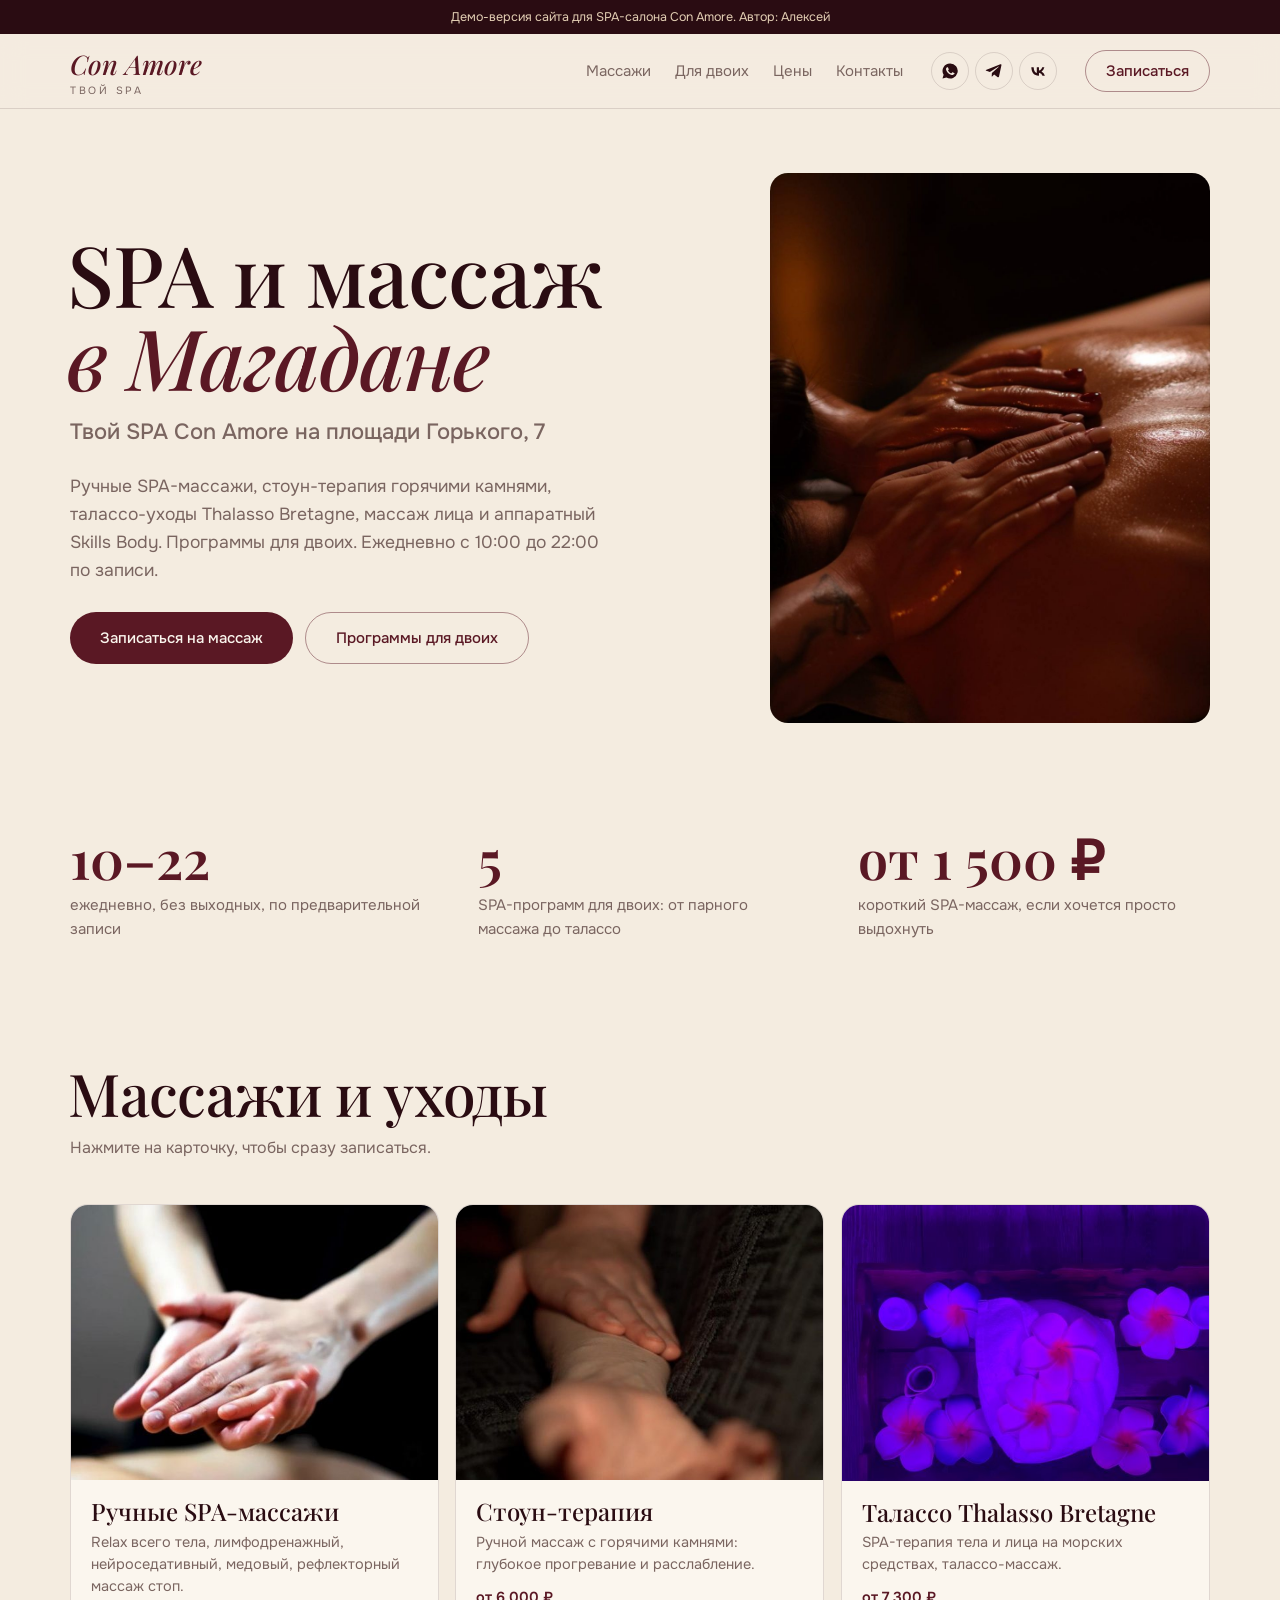
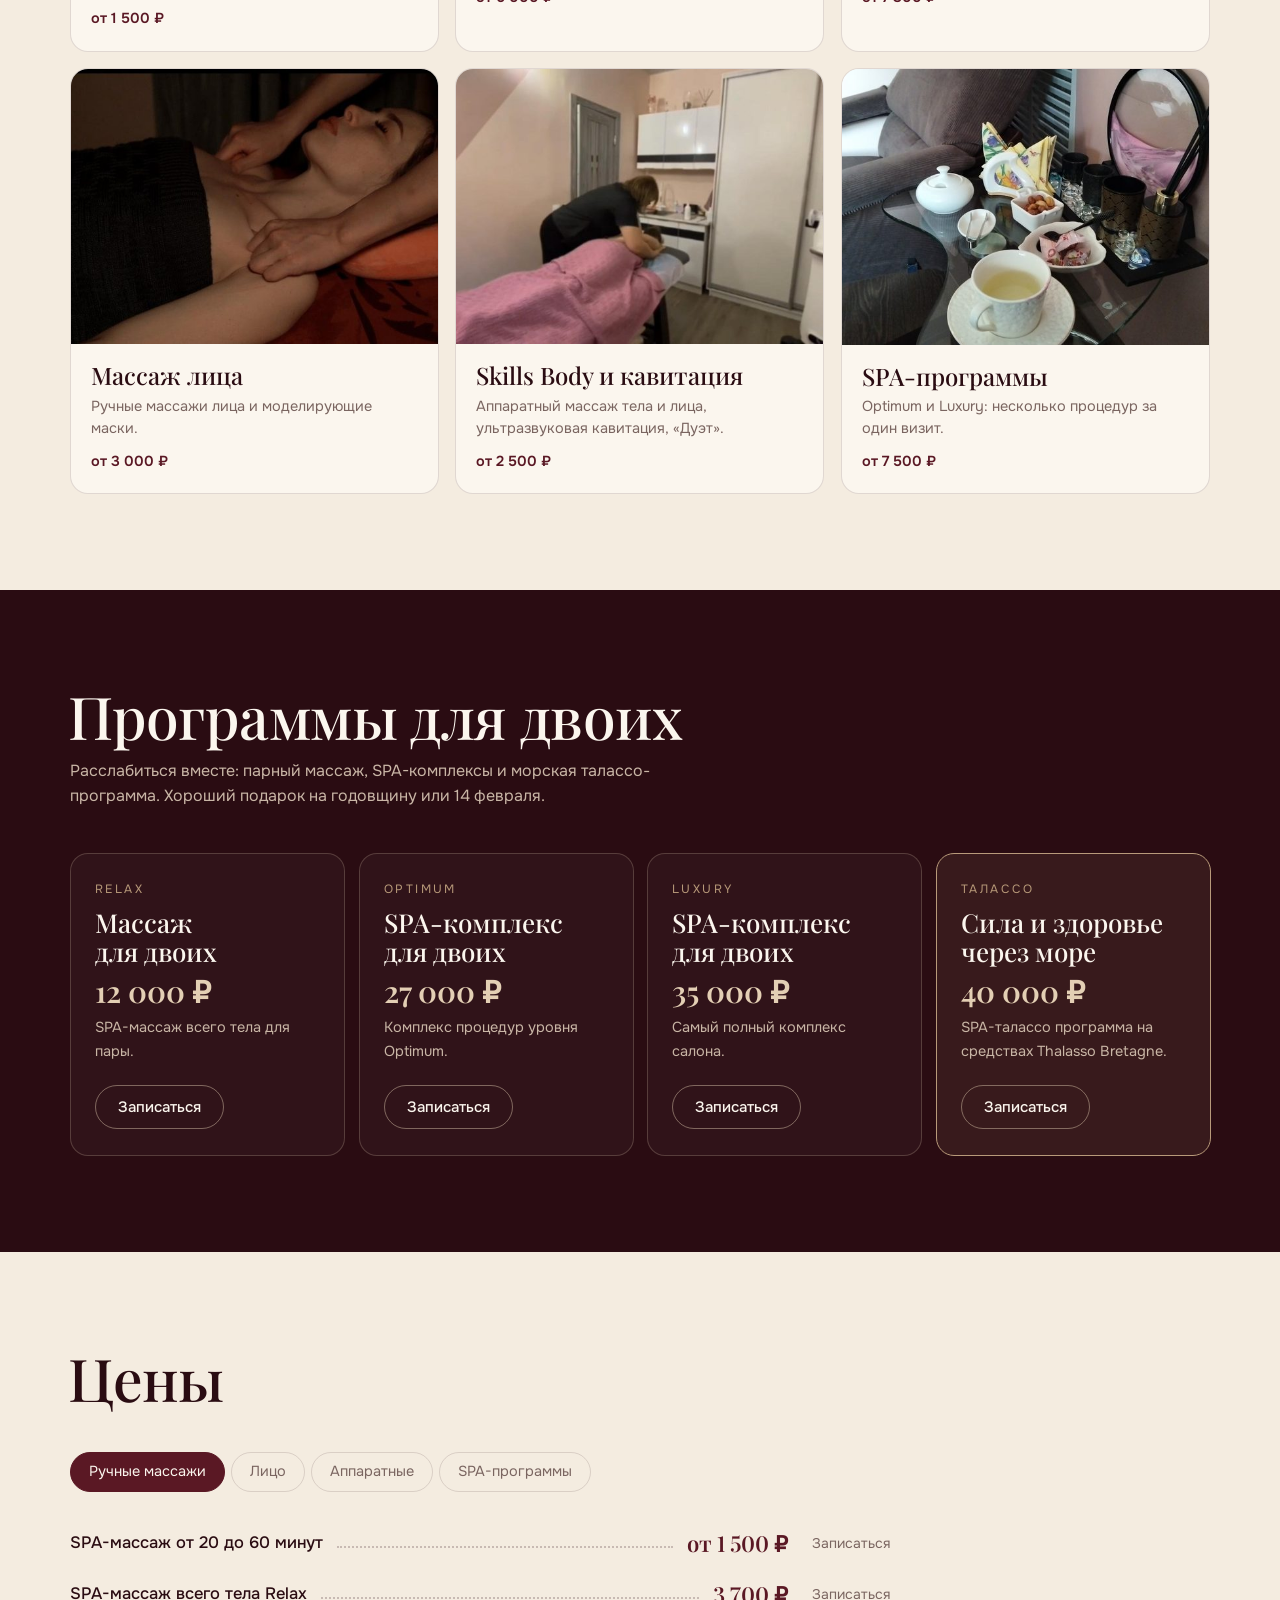
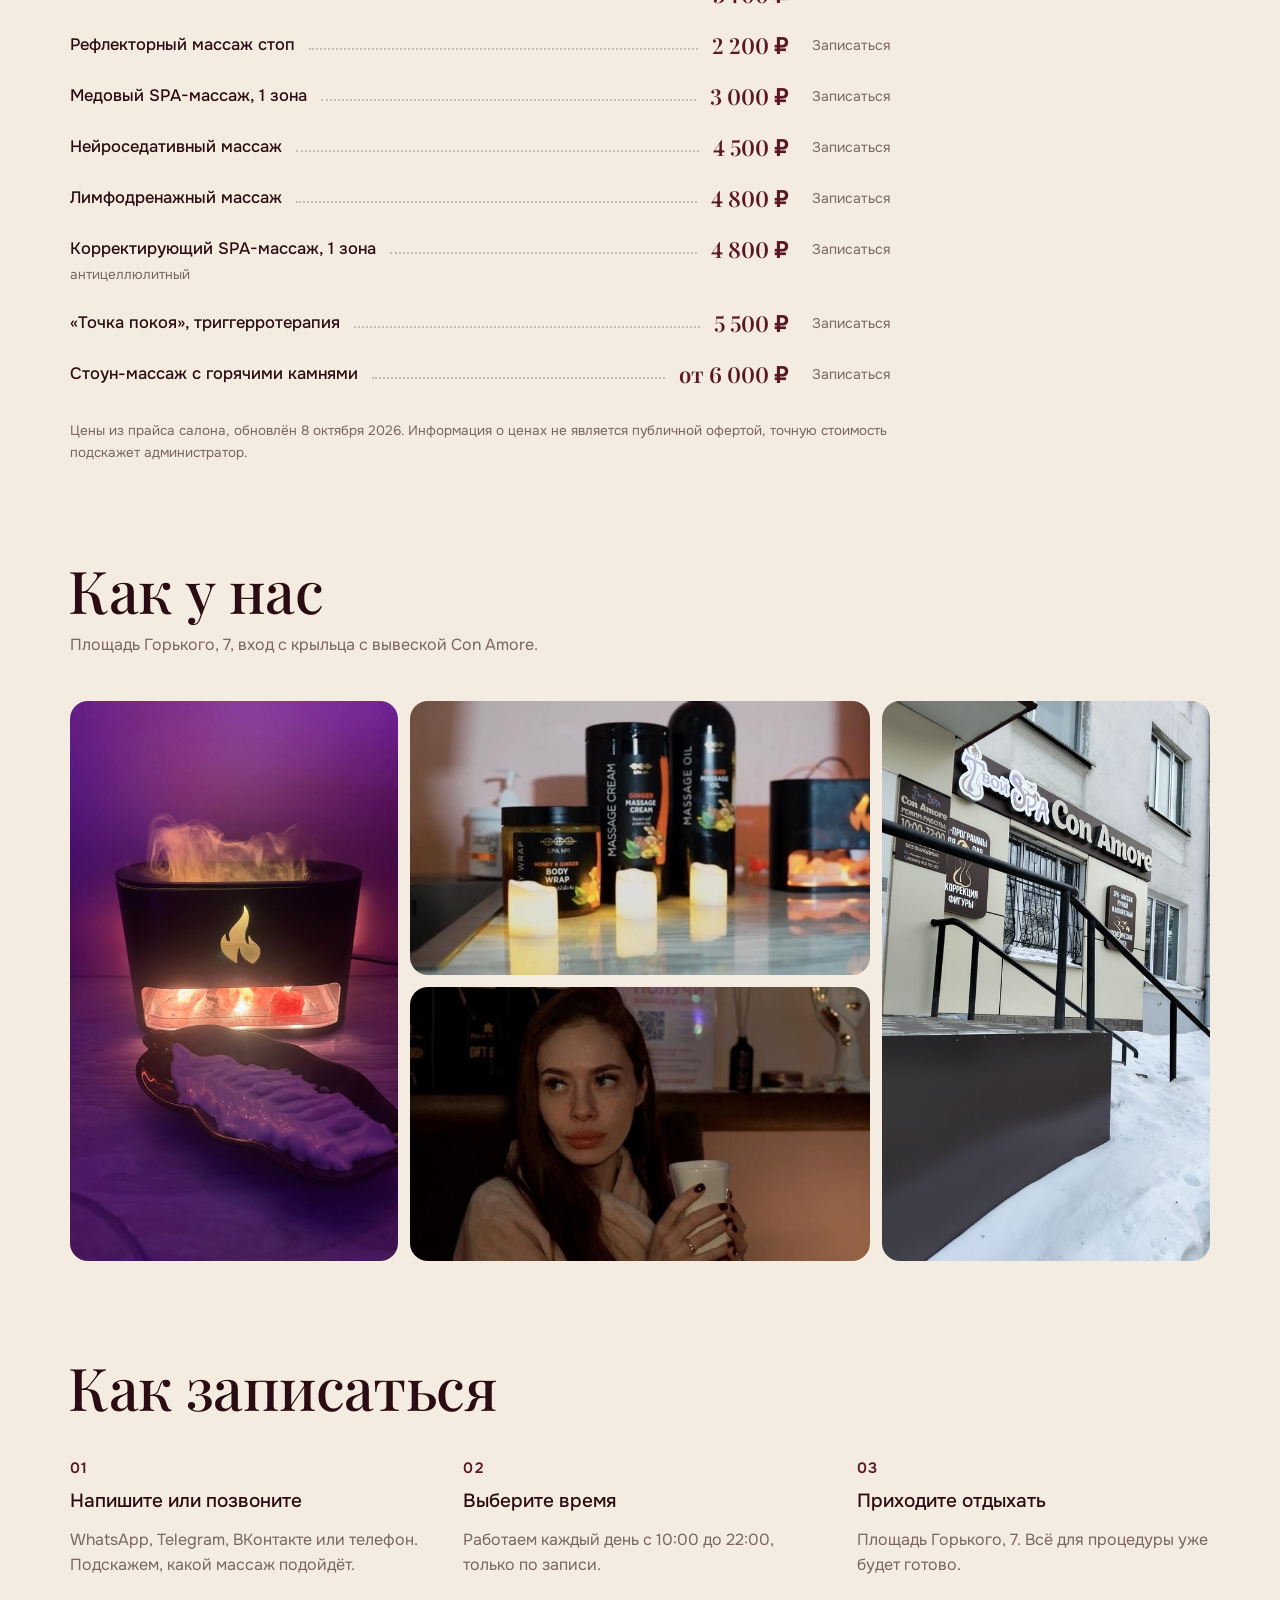
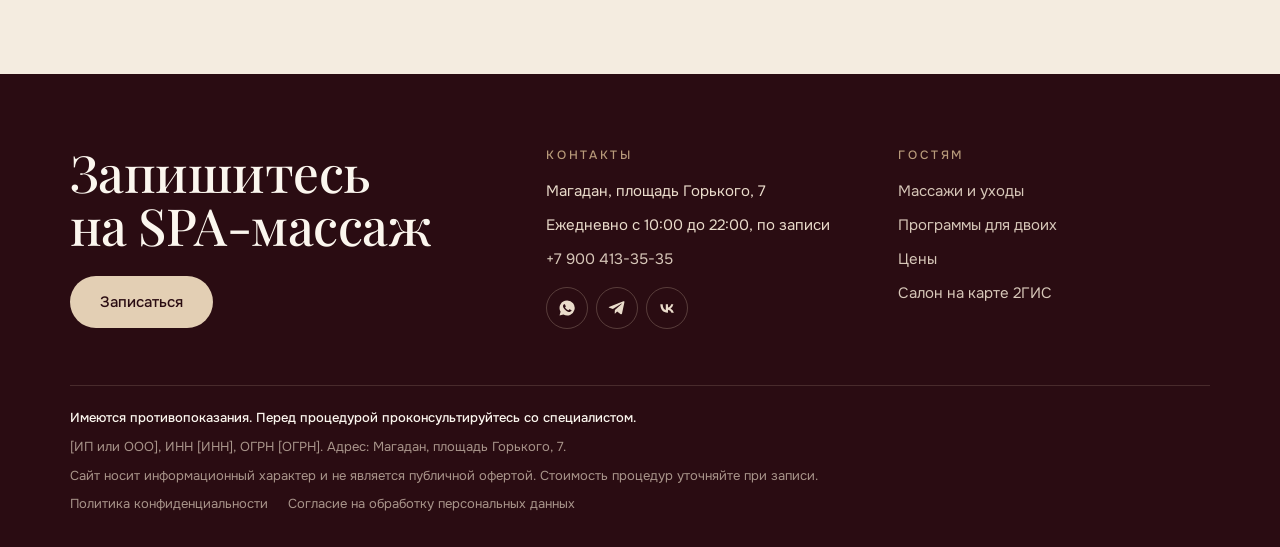
<file: index.html>
<!doctype html>
<html lang="ru">
<head>
<meta charset="utf-8">
<meta name="viewport" content="width=device-width, initial-scale=1">
<meta name="robots" content="noindex, nofollow">
<title>Твой SPA Con Amore: SPA и массаж в Магадане</title>
<meta name="description" content="SPA-салон Con Amore, Магадан, площадь Горького 7. Ручные SPA-массажи, стоун-терапия, талассо, массаж лица, аппаратный Skills Body, SPA-программы для двоих.">
<link rel="icon" href="data:image/svg+xml,%3Csvg xmlns='http://www.w3.org/2000/svg' viewBox='0 0 32 32'%3E%3Crect width='32' height='32' rx='16' fill='%235a1824'/%3E%3Ctext x='16' y='21.5' text-anchor='middle' font-family='Georgia' font-style='italic' font-size='15' fill='%23f1e6d6'%3EC%3C/text%3E%3C/svg%3E">
<link rel="preconnect" href="https://fonts.googleapis.com">
<link rel="stylesheet" href="https://fonts.googleapis.com/css2?family=Playfair+Display:ital,wght@0,500;0,600;1,500&family=Onest:wght@400;500;600&display=swap">
<style>
/* Палитра «бордо и шампанское»: кремовая страница, бордовые акценты и кнопки, тёплый шампань,
   тёмно-бордовые блоки для программ и подвала. Заголовки Playfair, текст Onest. */
:root {
  --bg: #f4ece0;
  --paper: #fbf6ee;
  --ink: #2a0c12;
  --muted: #7a6560;
  --line: rgba(42,12,18,.13);
  --wine: #5a1824;
  --wine-deep: #2a0c12;
  --champ: #b89a7a;
  --champ-l: #e3cfb4;
  --wa: #25d366; --tg: #2aabee; --vk: #0077ff;
  --f: "Onest", system-ui, -apple-system, "Segoe UI", sans-serif;
  --fd: "Playfair Display", Georgia, "Times New Roman", serif;
  --wrap: 1180px;
}
* { box-sizing: border-box }
html { scroll-behavior: smooth }
body { margin: 0; background: var(--bg); color: var(--ink); font: 400 16px/1.6 var(--f); -webkit-font-smoothing: antialiased }
img { display: block; max-width: 100% }
a { color: inherit }
button { font: inherit; color: inherit }
.wrap { max-width: var(--wrap); margin: 0 auto; padding-inline: 20px }
h1, h2, h3 { margin: 0; font-weight: 500; text-wrap: balance }
h1, h2 { font-family: var(--fd); letter-spacing: -0.01em }
.ico { width: 18px; height: 18px; flex: 0 0 auto; fill: currentColor }
.eyebrow { font-size: 12px; letter-spacing: .22em; text-transform: uppercase; color: var(--wine); font-weight: 500 }

.demo { background: var(--wine-deep); color: var(--champ-l); font-size: 12.5px; text-align: center; padding: 7px 16px }

header { position: sticky; top: 0; z-index: 30; background: rgba(244,236,224,.9); backdrop-filter: blur(12px); border-bottom: 1px solid var(--line) }
.bar { display: flex; align-items: center; gap: 28px; height: 74px }
.logo { text-decoration: none; display: grid; gap: 4px; line-height: 1; margin-right: auto }
.logo b { font: italic 500 27px var(--fd); color: var(--wine) }
.logo small { font-size: 10.5px; color: var(--muted); letter-spacing: .26em; text-transform: uppercase }
nav { display: flex; gap: 24px; font-size: 15px }
nav a { text-decoration: none; color: var(--muted); transition: color .2s }
nav a:hover { color: var(--ink) }
.icons { display: flex; gap: 6px }
.icons a { width: 38px; height: 38px; border-radius: 50%; display: grid; place-items: center; border: 1px solid var(--line); transition: border-color .2s, color .2s }
.icons a:hover { border-color: var(--wine); color: var(--wine) }
@media (max-width: 960px) { nav { display: none } .bar { gap: 12px } }
@media (max-width: 560px) { .icons .vk, .bar .btn-out { display: none } .logo b { font-size: 24px } }

.btn, .btn-out { display: inline-flex; align-items: center; justify-content: center; gap: 8px; height: 52px; padding: 0 30px; border-radius: 999px; font: 500 15px var(--f); text-decoration: none; cursor: pointer; white-space: nowrap; transition: background .25s, color .25s, transform .15s, box-shadow .25s, border-color .25s }
.btn { background: var(--wine); color: var(--paper); border: 0 }
.btn:hover { background: var(--wine-deep); box-shadow: 0 10px 30px rgba(90,24,36,.25) }
.btn-out { background: transparent; color: var(--wine); border: 1px solid rgba(90,24,36,.45) }
.btn-out:hover { background: var(--wine); color: var(--paper) }
.btn:active, .btn-out:active { transform: scale(.97) }
.bar .btn-out { height: 42px; padding: 0 20px }

/* первый экран */
.hero { display: grid; grid-template-columns: minmax(0, 1.1fr) minmax(0, .9fr); gap: 56px; align-items: center; padding-block: 64px 80px }
.hero-text { display: grid; gap: 24px }
.hero h1 { font-size: clamp(48px, 6.6vw, 94px); line-height: .98; margin-left: -0.035em }
.hero h1 em { font-style: italic; color: var(--wine) }
.hero .who { margin: -4px 0 0; font: 500 clamp(18px, 1.8vw, 22px)/1.35 var(--f) }
.hero p { margin: 0; font-size: 17.5px; color: var(--muted); max-width: 32em }
.cta { display: flex; flex-wrap: wrap; gap: 12px; margin-top: 4px }
.shot { position: relative; justify-self: end; width: min(100%, 440px) }
.shot .frame { position: relative; border-radius: 18px; overflow: hidden; aspect-ratio: 4 / 5 }
.shot .frame img { width: 100%; height: 100%; object-fit: cover }
.tag { position: absolute; left: -36px; bottom: 40px; background: var(--paper); border-radius: 18px; padding: 16px 20px; display: grid; gap: 2px; box-shadow: 0 20px 40px rgba(42,12,18,.18) }
.tag b { font: 600 32px/1 var(--fd); color: var(--wine) }
.tag span { font-size: 13px; line-height: 1.3; color: var(--muted) }
@media (max-width: 900px) {
  .hero { grid-template-columns: minmax(0, 1fr); gap: 40px; padding-block: 36px 56px }
  .shot { justify-self: center; width: min(100%, 380px) }
  .tag { left: -8px }
}

.facts { display: grid; grid-template-columns: repeat(3, minmax(0, 1fr)) }
.fact { padding: 28px 28px 26px; display: grid; gap: 8px; align-content: start }
.fact:first-child { padding-left: 0 }
.fact b { font: 600 clamp(36px, 4.2vw, 54px)/1 var(--fd); color: var(--wine) }
.fact span { color: var(--muted); font-size: 15px }
@media (max-width: 720px) { .facts { grid-template-columns: minmax(0, 1fr) } .fact { padding-inline: 0; padding-block: 14px } }

section { padding-block: 96px }
.sec-head { display: grid; gap: 12px; margin-bottom: 44px }
.sec-head h2 { font-size: clamp(38px, 4.6vw, 60px); line-height: 1.02; margin-left: -0.03em }
.sec-head p { margin: 0; color: var(--muted); max-width: 38em }

/* направления */
.dirs { display: grid; grid-template-columns: repeat(3, minmax(0, 1fr)); gap: 16px }
@media (max-width: 900px) { .dirs { grid-template-columns: repeat(2, minmax(0, 1fr)) } }
@media (max-width: 520px) { .dirs { grid-template-columns: minmax(0, 1fr) } }
.dir { position: relative; background: var(--paper); border: 1px solid var(--line); border-radius: 18px; overflow: hidden; display: flex; flex-direction: column; text-align: left; padding: 0; cursor: pointer; transition: border-color .3s, box-shadow .3s }
.dir:hover { border-color: rgba(90,24,36,.35); box-shadow: 0 14px 34px rgba(42,12,18,.10) }
.dir .ph { aspect-ratio: 4 / 3; overflow: hidden }
.dir .ph img { width: 100%; height: 100%; object-fit: cover; transition: transform .8s cubic-bezier(.2,.7,.2,1) }
.dir:hover .ph img { transform: scale(1.05) }
.dir .tx { padding: 18px 20px 20px; display: grid; gap: 6px }
.dir h3 { font: 500 24px/1.15 var(--fd) }
.dir p { margin: 0; color: var(--muted); font-size: 14.5px; line-height: 1.5 }
.dir .from { color: var(--wine); font-size: 14.5px; font-weight: 600; margin-top: 4px }

/* программы для двоих: тёмный блок */
.duo-sec { background: var(--wine-deep); color: var(--paper) }
.duo-sec .eyebrow { color: var(--champ) }
.duo-sec .sec-head p { color: #c9b6a6 }
.duo { display: grid; grid-template-columns: repeat(4, minmax(0, 1fr)); gap: 14px }
@media (max-width: 960px) { .duo { grid-template-columns: repeat(2, minmax(0, 1fr)) } }
@media (max-width: 520px) { .duo { grid-template-columns: minmax(0, 1fr) } }
.prog { position: relative; border: 1px solid rgba(227,207,180,.22); border-radius: 18px; padding: 26px 24px; display: flex; flex-direction: column; align-items: flex-start; gap: 10px; background: rgba(255,255,255,.03) }
.prog.top { border-color: var(--champ); background: rgba(184,154,122,.10) }
.prog .n { font-size: 12px; letter-spacing: .2em; text-transform: uppercase; color: var(--champ) }
.prog h3 { font: 500 26px/1.1 var(--fd) }
.prog .sum { font: 600 30px/1 var(--fd); color: var(--champ-l) }
.prog p { margin: 0 0 12px; color: #c9b6a6; font-size: 14.5px }
.prog .btn-out { margin-top: auto; height: 44px; padding: 0 22px; color: var(--paper); border-color: rgba(227,207,180,.45) }
.prog .btn-out:hover { background: var(--champ); border-color: var(--champ); color: var(--wine-deep) }

/* прайс узкой колонкой: название и цена связаны точечной линией */
.tabs { display: flex; gap: 6px; flex-wrap: wrap; margin-bottom: 26px }
.tabs button { border: 1px solid var(--line); background: transparent; height: 40px; padding: 0 18px; border-radius: 999px; font-size: 14.5px; cursor: pointer; white-space: nowrap; color: var(--muted); transition: background .2s, color .2s, border-color .2s }
.tabs button:hover { color: var(--ink); border-color: rgba(42,12,18,.3) }
.tabs button[aria-selected="true"] { background: var(--wine); border-color: var(--wine); color: var(--paper) }
.plist { max-width: 820px }
.pr { display: grid; grid-template-columns: auto minmax(28px, 1fr) auto auto; column-gap: 14px; align-items: start; padding-block: 13px }
.pr .nm { max-width: 30em; font-weight: 500; font-size: 16.5px; line-height: 1.45 }
.pr small { grid-column: 1 / 3; grid-row: 2; color: var(--muted); font-size: 13.5px; margin-top: 2px }
.pr .lead { height: 17px; border-bottom: 2px dotted rgba(42,12,18,.22) }
.pr .sum { font: 600 22px/24px var(--fd); color: var(--wine); white-space: nowrap; font-variant-numeric: lining-nums tabular-nums }
.pr button { border: 0; background: none; color: var(--muted); font-size: 14px; line-height: 24px; cursor: pointer; padding: 0; margin-left: 10px; border-bottom: 1px solid transparent; transition: color .2s, border-color .2s }
.pr button:hover { color: var(--wine); border-color: var(--wine) }
@media (max-width: 600px) { .pr { grid-template-columns: minmax(0, auto) minmax(16px, 1fr) auto; row-gap: 4px } .pr small { grid-column: 1 / -1 } .pr button { grid-column: 1; grid-row: 3; margin-left: 0; justify-self: start } }
.p-note { margin: 20px 0 0; font-size: 13.5px; color: var(--muted); max-width: 820px }

/* атмосфера */
.gal { display: grid; grid-template-columns: 1fr 1.4fr 1fr; grid-template-rows: 1fr 1fr; gap: 12px; height: 560px }
.gal div { border-radius: 18px; overflow: hidden }
.gal div:first-child { grid-row: span 2 } .gal div:nth-child(3) { grid-column: 3; grid-row: 1 / 3 } .gal div:nth-child(4) { grid-column: 2; grid-row: 2 }
.gal img { width: 100%; height: 100%; object-fit: cover; transition: transform .8s cubic-bezier(.2,.7,.2,1) }
.gal div:hover img { transform: scale(1.04) }
@media (max-width: 760px) { .gal { grid-template-columns: 1fr 1fr; grid-template-rows: 260px 200px; height: auto } .gal div:nth-child(n) { grid-column: auto; grid-row: auto } }

.steps { display: grid; grid-template-columns: repeat(3, minmax(0, 1fr)); gap: 40px }
@media (max-width: 800px) { .steps { grid-template-columns: minmax(0, 1fr); gap: 28px } }
.step { display: grid; gap: 10px; align-content: start }
.step .n { font: 600 15px/1 var(--f); color: var(--wine); letter-spacing: .08em }
.step h3 { font-size: 19px; font-weight: 500 }
.step p { margin: 0; color: var(--muted) }

footer { background: var(--wine-deep); color: #eadccb; padding-block: 72px 32px }
footer a { color: inherit }
.f-top { display: grid; grid-template-columns: 1.4fr 1fr 1fr; gap: 40px; align-items: start }
@media (max-width: 860px) { .f-top { grid-template-columns: minmax(0, 1fr) } }
.f-top h2 { font-size: clamp(36px, 4vw, 52px); line-height: 1.04; color: var(--paper) }
.f-top .btn { margin-top: 24px; background: var(--champ-l); color: var(--wine-deep) }
.f-top .btn:hover { background: var(--paper) }
.fcol { display: grid; gap: 10px; font-size: 15px; align-content: start }
.fcol h4 { margin: 0 0 4px; font-size: 12px; letter-spacing: .22em; text-transform: uppercase; color: var(--champ); font-weight: 500 }
.fcol a { text-decoration: none; opacity: .9 }
.fcol a:hover { opacity: 1; color: var(--champ-l) }
.soc { display: flex; gap: 8px; margin-top: 6px }
.soc a { width: 42px; height: 42px; border-radius: 50%; display: grid; place-items: center; border: 1px solid rgba(227,207,180,.25); opacity: 1 }
.soc a:hover { border-color: var(--champ); color: var(--champ-l) }
.legal { border-top: 1px solid rgba(227,207,180,.16); margin-top: 56px; padding-top: 22px; display: grid; gap: 8px; font-size: 13px; color: #a8948a }
.legal p { margin: 0; max-width: 72em }
.legal strong { color: var(--paper); font-weight: 500 }
.legal nav { display: flex; gap: 20px; flex-wrap: wrap; font-size: 13px }
.legal nav a { color: #a8948a }

/* окно записи */
.sheet-bg { position: fixed; inset: 0; background: rgba(42,12,18,.45); z-index: 50; opacity: 0; pointer-events: none; transition: opacity .25s }
.sheet { position: fixed; left: 50%; bottom: 0; z-index: 51; width: min(440px, 100%); transform: translate(-50%, 104%); background: var(--paper); border-radius: 24px 24px 0 0; padding: 22px 22px calc(22px + env(safe-area-inset-bottom, 0px)); transition: transform .35s cubic-bezier(.2,.8,.2,1) }
@media (min-width: 700px) { .sheet { bottom: 50%; border-radius: 24px; transform: translate(-50%, 60%) scale(.96); opacity: 0; transition: transform .3s cubic-bezier(.2,.8,.2,1), opacity .25s } }
.open .sheet-bg { opacity: 1; pointer-events: auto }
.sheet { pointer-events: none } .open .sheet { pointer-events: auto } /* скрытое окно не должно ловить мышь */
.open .sheet { transform: translate(-50%, 0) }
@media (min-width: 700px) { .open .sheet { transform: translate(-50%, 50%) scale(1); opacity: 1 } }
.sheet-top { display: flex; gap: 12px; align-items: start; margin-bottom: 18px }
.sheet-top b { display: block; font: 500 26px/1.15 var(--fd); margin-top: 4px }
.x { margin-left: auto; width: 36px; height: 36px; border-radius: 50%; border: 1px solid var(--line); background: transparent; cursor: pointer; font-size: 16px; line-height: 1; flex: 0 0 auto }
.via { display: grid; gap: 8px }
.via a, .via button { display: flex; align-items: center; gap: 12px; height: 54px; padding: 0 16px; border-radius: 999px; border: 1px solid var(--line); background: transparent; text-decoration: none; font-weight: 500; font-size: 16px; cursor: pointer; transition: border-color .2s, background .2s }
.via a:hover, .via button:hover { border-color: var(--wine); background: rgba(90,24,36,.04) }
.via .badge { width: 32px; height: 32px; border-radius: 50%; display: grid; place-items: center; color: #fff }
.via .hint { margin-left: auto; color: var(--muted); font-weight: 400; font-size: 13px }
.note { font-size: 12.5px; color: var(--muted); margin: 14px 0 0 }
.note a { color: var(--muted) }
.toast { position: fixed; left: 50%; top: 18px; transform: translate(-50%, -80px); background: var(--wine); color: var(--paper); padding: 10px 18px; border-radius: 999px; z-index: 60; font-size: 14px; transition: transform .3s }
.toast.on { transform: translate(-50%, 0) }

.mbar { display: none }
@media (max-width: 680px) {
  .mbar { display: flex; gap: 8px; position: fixed; left: 12px; right: 12px; bottom: calc(env(safe-area-inset-bottom, 0px) + 12px); z-index: 40 }
  .mbar .btn { flex: 1; height: 54px; box-shadow: 0 10px 28px rgba(42,12,18,.3) }
  .mbar .sq { flex: 0 0 54px; height: 54px; border-radius: 50%; display: grid; place-items: center; color: #fff; box-shadow: 0 10px 28px rgba(42,12,18,.3) }
  footer { padding-bottom: 100px }
}

/* наклон за курсором */
.tilt { will-change: transform; transition: transform .5s cubic-bezier(.2,.7,.2,1) }
.tilt.moving { transition: transform .08s linear }
.tilt::after { content: ""; position: absolute; inset: 0; border-radius: inherit; pointer-events: none; opacity: 0; transition: opacity .3s;
  background: radial-gradient(circle 240px at var(--gx, 50%) var(--gy, 50%), rgba(255,255,255,.22), transparent 60%) }
.tilt.moving::after { opacity: 1 }

/* проявление: быстро, шапка раздела целиком */
.js .rise { opacity: 0; transform: translateY(18px); transition: opacity .5s ease, transform .5s cubic-bezier(.2,.7,.2,1) }
.js .rise.in { opacity: 1; transform: none }
.js .unblur { opacity: 0; filter: blur(6px); transform: translateY(6px); transition: opacity .3s ease, filter .3s ease, transform .3s cubic-bezier(.2,.7,.2,1) }
.js .unblur.in { opacity: 1; filter: blur(0); transform: none }
@keyframes up { from { opacity: 0; transform: translateY(22px) } to { opacity: 1; transform: none } }
@keyframes clear { from { opacity: 0; filter: blur(10px) } to { opacity: 1; filter: blur(0) } }
.hero-text > * { animation: up .7s cubic-bezier(.2,.7,.2,1) both }
.hero h1 { animation: clear .7s ease both }
.hero-text > *:nth-child(2) { animation-delay: .15s } .hero-text > *:nth-child(3) { animation-delay: .25s } .hero-text > *:nth-child(4) { animation-delay: .35s }
.shot .frame img { animation: clear .9s ease .1s both }
@media (prefers-reduced-motion: reduce) {
  *, *::before, *::after { animation: none !important; transition: none !important }
  .js .rise, .js .unblur { opacity: 1; transform: none; filter: none }
}
:focus-visible { outline: 2px solid var(--wine); outline-offset: 3px }
</style>
</head>
<body>

<svg width="0" height="0" style="position:absolute" aria-hidden="true">
  <symbol id="i-wa" viewBox="0 0 24 24"><path d="M12 2a9.9 9.9 0 0 0-8.5 15L2 22l5.2-1.4A10 10 0 1 0 12 2Zm5.4 14c-.2.6-1.3 1.2-1.8 1.3-.5 0-1 .2-3.2-.7-2.7-1.1-4.4-3.9-4.6-4.1-.1-.2-1.1-1.5-1.1-2.8 0-1.4.7-2 1-2.3.2-.3.5-.3.7-.3h.5c.2 0 .4 0 .6.5l.8 2c.1.2.1.4 0 .5l-.3.5-.4.4c-.1.1-.3.3-.1.6.2.3.8 1.2 1.6 1.9 1.1 1 2 1.3 2.3 1.4.3.2.5.1.6 0l.9-1c.2-.3.4-.2.6-.1l1.9.9c.3.1.5.2.5.3.1.2.1.8-.1 1.4Z"/></symbol>
  <symbol id="i-tg" viewBox="0 0 24 24"><path d="m21.9 4.4-3.2 15c-.2 1.1-.9 1.3-1.7.8l-4.8-3.5-2.3 2.2c-.3.3-.5.5-1 .5l.3-4.9 8.9-8c.4-.4-.1-.6-.6-.2l-11 6.9-4.7-1.5c-1-.3-1-1 .2-1.5L20.5 3c.9-.3 1.7.2 1.4 1.4Z"/></symbol>
  <symbol id="i-vk" viewBox="0 0 24 24"><path d="M12.9 18.2C6.8 18.2 3.3 14 3.1 7h3.1c.1 5.1 2.4 7.3 4.2 7.7V7h2.9v4.4c1.8-.2 3.7-2.2 4.3-4.4h2.9a8.6 8.6 0 0 1-3.9 5.6 9 9 0 0 1 4.6 5.6h-3.2a5.6 5.6 0 0 0-4.7-4v4h-.4Z"/></symbol>
  <symbol id="i-tel" viewBox="0 0 24 24"><path d="M6.6 10.8a15.1 15.1 0 0 0 6.6 6.6l2.2-2.2c.3-.3.7-.4 1-.2 1.1.4 2.3.6 3.6.6.6 0 1 .4 1 1V20c0 .6-.4 1-1 1A17 17 0 0 1 3 4c0-.6.4-1 1-1h3.5c.6 0 1 .4 1 1 0 1.2.2 2.4.6 3.6.1.3 0 .7-.2 1l-2.3 2.2Z"/></symbol>
</svg>

<div class="demo">Демо-версия сайта для SPA-салона Con Amore. Автор: Алексей</div>

<header>
  <div class="wrap bar">
    <a class="logo" href="#top"><b>Con Amore</b><small>твой SPA</small></a>
    <nav aria-label="Разделы"><a href="#dirs">Массажи</a><a href="#duo">Для двоих</a><a href="#prices">Цены</a><a href="#contacts">Контакты</a></nav>
    <div class="icons">
      <a href="https://wa.me/79004133535" target="_blank" rel="noopener" aria-label="WhatsApp"><svg class="ico"><use href="#i-wa"/></svg></a>
      <a href="https://t.me/yourspamagadan" target="_blank" rel="noopener" aria-label="Telegram"><svg class="ico"><use href="#i-tg"/></svg></a>
      <a class="vk" href="https://vk.com/spa_conamore" target="_blank" rel="noopener" aria-label="ВКонтакте"><svg class="ico"><use href="#i-vk"/></svg></a>
    </div>
    <button class="btn-out" type="button" data-book="SPA-массаж">Записаться</button>
  </div>
</header>

<main id="top">
  <div class="wrap hero">
    <div class="hero-text">
      <h1>SPA и массаж <em>в&nbsp;Магадане</em></h1>
      <p class="who">Твой SPA Con Amore на площади Горького, 7</p>
      <p>Ручные SPA-массажи, стоун-терапия горячими камнями, талассо-уходы Thalasso Bretagne, массаж лица и аппаратный Skills Body. Программы для двоих. Ежедневно с 10:00 до 22:00 по&nbsp;записи.</p>
      <div class="cta">
        <button class="btn" type="button" data-book="SPA-массаж">Записаться на массаж</button>
        <a class="btn-out" href="#duo">Программы для двоих</a>
      </div>
    </div>
    <div class="shot">
      <div class="frame"><img src="img/hero.jpg" alt="SPA-массаж в Con Amore"></div>
    </div>
  </div>

  <div class="wrap">
    <div class="facts">
      <div class="fact rise"><b>10–22</b><span>ежедневно, без выходных, по предварительной записи</span></div>
      <div class="fact rise"><b>5</b><span>SPA-программ для двоих: от парного массажа до талассо</span></div>
      <div class="fact rise"><b>от 1 500 ₽</b><span>короткий SPA-массаж, если хочется просто выдохнуть</span></div>
    </div>
  </div>

  <section id="dirs">
    <div class="wrap">
      <div class="sec-head"><h2 class="unblur">Массажи и уходы</h2><p class="rise">Нажмите на карточку, чтобы сразу записаться.</p></div>
      <div class="dirs" id="dirs-list"></div>
    </div>
  </section>

  <section class="duo-sec" id="duo">
    <div class="wrap">
      <div class="sec-head"><h2 class="unblur">Программы для двоих</h2><p class="rise">Расслабиться вместе: парный массаж, SPA-комплексы и морская талассо-программа. Хороший подарок на годовщину или 14 февраля.</p></div>
      <div class="duo">
        <div class="prog rise"><span class="n">Relax</span><h3>Массаж для двоих</h3><span class="sum">12 000 ₽</span><p>SPA-массаж всего тела для пары.</p><button class="btn-out" type="button" data-book="SPA Relax массаж для двоих">Записаться</button></div>
        <div class="prog rise"><span class="n">Optimum</span><h3>SPA-комплекс для двоих</h3><span class="sum">27 000 ₽</span><p>Комплекс процедур уровня Optimum.</p><button class="btn-out" type="button" data-book="SPA-комплекс Optimum для двоих">Записаться</button></div>
        <div class="prog rise"><span class="n">Luxury</span><h3>SPA-комплекс для двоих</h3><span class="sum">35 000 ₽</span><p>Самый полный комплекс салона.</p><button class="btn-out" type="button" data-book="SPA-комплекс Luxury для двоих">Записаться</button></div>
        <div class="prog top rise"><span class="n">Талассо</span><h3>Сила и здоровье через море</h3><span class="sum">40 000 ₽</span><p>SPA-талассо программа на средствах Thalasso Bretagne.</p><button class="btn-out" type="button" data-book="SPA-талассо программа">Записаться</button></div>
      </div>
    </div>
  </section>

  <section id="prices">
    <div class="wrap">
      <div class="sec-head"><h2 class="unblur">Цены</h2></div>
      <div class="tabs" role="tablist" id="tabs"></div>
      <div class="plist" id="plist"></div>
      <p class="p-note">Цены из прайса салона, обновлён 8 октября 2026. Информация о ценах не является публичной офертой, точную стоимость подскажет администратор.</p>
    </div>
  </section>

  <section id="space" style="padding-top:0">
    <div class="wrap">
      <div class="sec-head"><h2 class="unblur">Как у нас</h2><p class="rise">Площадь Горького, 7, вход с крыльца с вывеской Con Amore.</p></div>
      <div class="gal rise">
        <div><img src="img/g_fire.jpg" alt="Аромадиффузор в кабинете" loading="lazy"></div>
        <div><img src="img/g_oils.jpg" alt="Масла и кремы для массажа" loading="lazy"></div>
        <div><img src="img/g_facade.jpg" alt="Вход в салон" loading="lazy"></div>
        <div><img src="img/g_tea.jpg" alt="Отдых после процедуры" loading="lazy"></div>
      </div>
    </div>
  </section>

  <section id="how" style="padding-top:0">
    <div class="wrap">
      <div class="sec-head"><h2 class="unblur">Как записаться</h2></div>
      <div class="steps">
        <div class="step rise"><span class="n">01</span><h3>Напишите или позвоните</h3><p>WhatsApp, Telegram, ВКонтакте или телефон. Подскажем, какой массаж подойдёт.</p></div>
        <div class="step rise"><span class="n">02</span><h3>Выберите время</h3><p>Работаем каждый день с 10:00 до 22:00, только по записи.</p></div>
        <div class="step rise"><span class="n">03</span><h3>Приходите отдыхать</h3><p>Площадь Горького, 7. Всё для процедуры уже будет готово.</p></div>
      </div>
    </div>
  </section>
</main>

<footer id="contacts">
  <div class="wrap">
    <div class="f-top">
      <div>
        <h2>Запишитесь на&nbsp;SPA-массаж</h2>
        <button class="btn" type="button" data-book="SPA-массаж">Записаться</button>
      </div>
      <div class="fcol">
        <h4>Контакты</h4>
        <span>Магадан, площадь Горького, 7</span>
        <span>Ежедневно с 10:00 до 22:00, по записи</span>
        <a href="tel:+79004133535">+7 900 413-35-35</a>
        <div class="soc">
          <a href="https://wa.me/79004133535" target="_blank" rel="noopener" aria-label="WhatsApp"><svg class="ico"><use href="#i-wa"/></svg></a>
          <a href="https://t.me/yourspamagadan" target="_blank" rel="noopener" aria-label="Telegram"><svg class="ico"><use href="#i-tg"/></svg></a>
          <a href="https://vk.com/spa_conamore" target="_blank" rel="noopener" aria-label="ВКонтакте"><svg class="ico"><use href="#i-vk"/></svg></a>
        </div>
      </div>
      <div class="fcol">
        <h4>Гостям</h4>
        <a href="#dirs">Массажи и уходы</a>
        <a href="#duo">Программы для двоих</a>
        <a href="#prices">Цены</a>
        <a href="https://2gis.ru/magadan/firm/70000001067976475" target="_blank" rel="noopener">Салон на карте 2ГИС</a>
      </div>
    </div>
    <div class="legal">
      <p><strong>Имеются противопоказания. Перед процедурой проконсультируйтесь со специалистом.</strong></p>
      <p>[ИП или ООО], ИНН [ИНН], ОГРН [ОГРН]. Адрес: Магадан, площадь Горького, 7.</p>
      <p>Сайт носит информационный характер и не является публичной офертой. Стоимость процедур уточняйте при записи.</p>
      <nav aria-label="Документы"><a href="privacy.html">Политика конфиденциальности</a><a href="consent.html">Согласие на обработку персональных данных</a></nav>
    </div>
  </div>
</footer>

<div class="mbar">
  <button class="btn" type="button" data-book="SPA-массаж">Записаться</button>
  <a class="sq" style="background:var(--wa)" href="https://wa.me/79004133535" target="_blank" rel="noopener" aria-label="WhatsApp"><svg class="ico"><use href="#i-wa"/></svg></a>
  <a class="sq" style="background:var(--wine)" href="tel:+79004133535" aria-label="Позвонить"><svg class="ico"><use href="#i-tel"/></svg></a>
</div>

<div id="order" aria-hidden="true">
  <div class="sheet-bg" data-close></div>
  <div class="sheet" role="dialog" aria-modal="true" aria-labelledby="o-name">
    <div class="sheet-top">
      <div><span class="eyebrow">Запись</span><b id="o-name"></b></div>
      <button class="x" data-close aria-label="Закрыть">&#x2715;</button>
    </div>
    <div class="via">
      <a id="o-wa" target="_blank" rel="noopener"><span class="badge" style="background:var(--wa)"><svg class="ico"><use href="#i-wa"/></svg></span>WhatsApp<span class="hint">текст уже готов</span></a>
      <button id="o-tg" type="button"><span class="badge" style="background:var(--tg)"><svg class="ico"><use href="#i-tg"/></svg></span>Telegram<span class="hint">скопируем текст</span></button>
      <button id="o-vk" type="button"><span class="badge" style="background:var(--vk)"><svg class="ico"><use href="#i-vk"/></svg></span>ВКонтакте<span class="hint">скопируем текст</span></button>
      <a href="tel:+79004133535"><span class="badge" style="background:var(--wine)"><svg class="ico"><use href="#i-tel"/></svg></span>Позвонить<span class="hint">+7 900 413-35-35</span></a>
    </div>
    <p class="note">Записываясь, вы соглашаетесь с <a href="privacy.html">политикой конфиденциальности</a> и <a href="consent.html">обработкой персональных данных</a>.</p>
  </div>
</div>
<div class="toast" id="toast"></div>

<script>
document.documentElement.classList.add("js");
// Направления и цены: из прайса салона в 2ГИС (обновлён 08.10.2026).
const DIRS = [
  { img: "relax.jpg", name: "Ручные SPA-массажи", text: "Relax всего тела, лимфодренажный, нейроседативный, медовый, рефлекторный массаж стоп.", from: 1500 },
  { img: "stone.jpg", name: "Стоун-терапия", text: "Ручной массаж с горячими камнями: глубокое прогревание и расслабление.", from: 6000 },
  { img: "thalasso.jpg", name: "Талассо Thalasso Bretagne", text: "SPA-терапия тела и лица на морских средствах, талассо-массаж.", from: 7300 },
  { img: "face.jpg", name: "Массаж лица", text: "Ручные массажи лица и моделирующие маски.", from: 3000 },
  { img: "body.jpg", name: "Skills Body и кавитация", text: "Аппаратный массаж тела и лица, ультразвуковая кавитация, «Дуэт».", from: 2500 },
  { img: "duo.jpg", name: "SPA-программы", text: "Optimum и Luxury: несколько процедур за один визит.", from: 7500 },
];
const PRICES = {
  "Ручные массажи": [
    ["SPA-массаж от 20 до 60 минут", 1500, "", true],
    ["SPA-массаж всего тела Relax", 3700],
    ["Рефлекторный массаж стоп", 2200],
    ["Медовый SPA-массаж, 1 зона", 3000],
    ["Нейроседативный массаж", 4500],
    ["Лимфодренажный массаж", 4800],
    ["Корректирующий SPA-массаж, 1 зона", 4800, "антицеллюлитный"],
    ["«Точка покоя», триггерротерапия", 5500],
    ["Стоун-массаж с горячими камнями", 6000, "", true],
  ],
  "Лицо": [
    ["Ручной массаж лица", 3000, "", true],
    ["Моделирующая маска для лица", 3500],
    ["Талассо-уход для лица и тела", 10000, "Thalasso Bretagne", true],
  ],
  "Аппаратные": [
    ["УЗ-кавитация, 1 зона", 2500],
    ["Пробный сеанс «Дуэт»", 3500],
    ["Skills Body, аппаратный массаж тела", 3500],
    ["Skills Body и УЗ-кавитация, «Дуэт»", 5000],
  ],
  "SPA-программы": [
    ["SPA-программа Optimum", 7500],
    ["Талассо-массаж", 7300, "Thalasso Bretagne"],
    ["SPA-программа Премиум на выбор", 8800, "Luxury"],
    ["SPA-комплекс Lite", 20000],
  ],
};
const WA = "79004133535";
const rub = n => n.toLocaleString("ru-RU") + " ₽";

document.getElementById("dirs-list").innerHTML = DIRS.map(d => `
  <button class="dir rise" type="button" data-book="${d.name}">
    <div class="ph"><img src="img/${d.img}" alt="" loading="lazy"></div>
    <div class="tx"><h3>${d.name}</h3><p>${d.text}</p><span class="from">от ${rub(d.from)}</span></div>
  </button>`).join("");

const tabs = document.getElementById("tabs");
tabs.innerHTML = Object.keys(PRICES).map((k, i) => `<button role="tab" aria-selected="${i === 0}" data-tab="${k}">${k}</button>`).join("");
function showTab(k) {
  tabs.querySelectorAll("button").forEach(b => b.setAttribute("aria-selected", b.dataset.tab === k));
  document.getElementById("plist").innerHTML = PRICES[k].map(([n, s, sub, from]) => `
    <div class="pr"><span class="nm">${n}</span><span class="lead" aria-hidden="true"></span><span class="sum">${from ? "от " : ""}${rub(s)}</span>
    <button type="button" data-book="${n}">Записаться</button>${sub ? `<small>${sub}</small>` : ""}</div>`).join("");
}
tabs.addEventListener("click", e => { const b = e.target.closest("[data-tab]"); if (b) showTab(b.dataset.tab) });
showTab("Ручные массажи");

// шапка раздела проявляется целиком, как только появилась её верхушка
const show = el => { el.classList.add("in"); el.querySelectorAll(".rise, .unblur").forEach(c => c.classList.add("in")) };
const io = "IntersectionObserver" in window ? new IntersectionObserver(es => es.forEach(e => {
  if (e.isIntersecting) { show(e.target); io.unobserve(e.target) }
}), { threshold: .1 }) : null;
const heads = [...document.querySelectorAll(".sec-head")];
heads.forEach(el => io ? io.observe(el) : show(el));
document.querySelectorAll(".rise, .unblur").forEach(el => { if (!heads.some(h => h.contains(el))) io ? io.observe(el) : el.classList.add("in") });

// наклон карточек за курсором (только где есть мышь)
if (matchMedia("(hover: hover) and (pointer: fine)").matches && !matchMedia("(prefers-reduced-motion: reduce)").matches) {
  const MAXDEG = 6;
  document.querySelectorAll(".dir, .prog, .shot .frame").forEach(el => {
    el.classList.add("tilt");
    el.addEventListener("mousemove", e => {
      const b = el.getBoundingClientRect();
      const px = (e.clientX - b.left) / b.width, py = (e.clientY - b.top) / b.height;
      el.classList.add("moving");
      el.style.transform = `perspective(900px) rotateX(${((.5 - py) * MAXDEG).toFixed(2)}deg) rotateY(${((px - .5) * MAXDEG).toFixed(2)}deg)`;
      el.style.setProperty("--gx", px * 100 + "%");
      el.style.setProperty("--gy", py * 100 + "%");
    });
    el.addEventListener("mouseleave", () => { el.classList.remove("moving"); el.style.transform = "" });
  });
}

const box = document.getElementById("order");
let msg = "";
function toast(t) { const el = document.getElementById("toast"); el.textContent = t; el.classList.add("on"); setTimeout(() => el.classList.remove("on"), 2200) }
async function copyText() { try { await navigator.clipboard.writeText(msg); return true } catch { return false } }
function openBook(what) {
  msg = what === "SPA-массаж" ? "Здравствуйте! Хочу записаться на SPA-массаж." : `Здравствуйте! Хочу записаться: ${what}.`;
  document.getElementById("o-name").textContent = what;
  document.getElementById("o-wa").href = `https://wa.me/${WA}?text=${encodeURIComponent(msg)}`;
  box.classList.add("open"); box.setAttribute("aria-hidden", "false");
}
function closeBook() { box.classList.remove("open"); box.setAttribute("aria-hidden", "true") }
document.addEventListener("click", e => {
  const b = e.target.closest("[data-book]"); if (b) return openBook(b.dataset.book);
  if (e.target.closest("[data-close]")) closeBook();
});
document.addEventListener("keydown", e => { if (e.key === "Escape") closeBook() });
// Telegram и ВК не подставляют текст по ссылке: копируем его и открываем чат
for (const [id, url] of [["o-tg", "https://t.me/+79004133535"], ["o-vk", "https://vk.com/spa_conamore"]]) {
  document.getElementById(id).addEventListener("click", async () => {
    toast(await copyText() ? "Текст скопирован, вставьте его в чат" : "Напишите, на какую процедуру хотите записаться");
    window.open(url, "_blank", "noopener");
  });
}
</script>
<script>
(function(){try{
  var s='conamore';
  if(location.search.indexOf('me')>-1)localStorage.setItem('own','1');
  if(localStorage.getItem('own')||location.hostname!=='sites49.github.io')return;
  var d=new Date(Date.now()+11*36e5).toISOString().slice(0,10);
  ['all',d].forEach(function(k){fetch('https://abacus.jasoncameron.dev/hit/sites49/'+s+'-'+k,{mode:'cors'}).catch(function(){})});
}catch(e){}})();
</script>
</body>
</html>
</file>
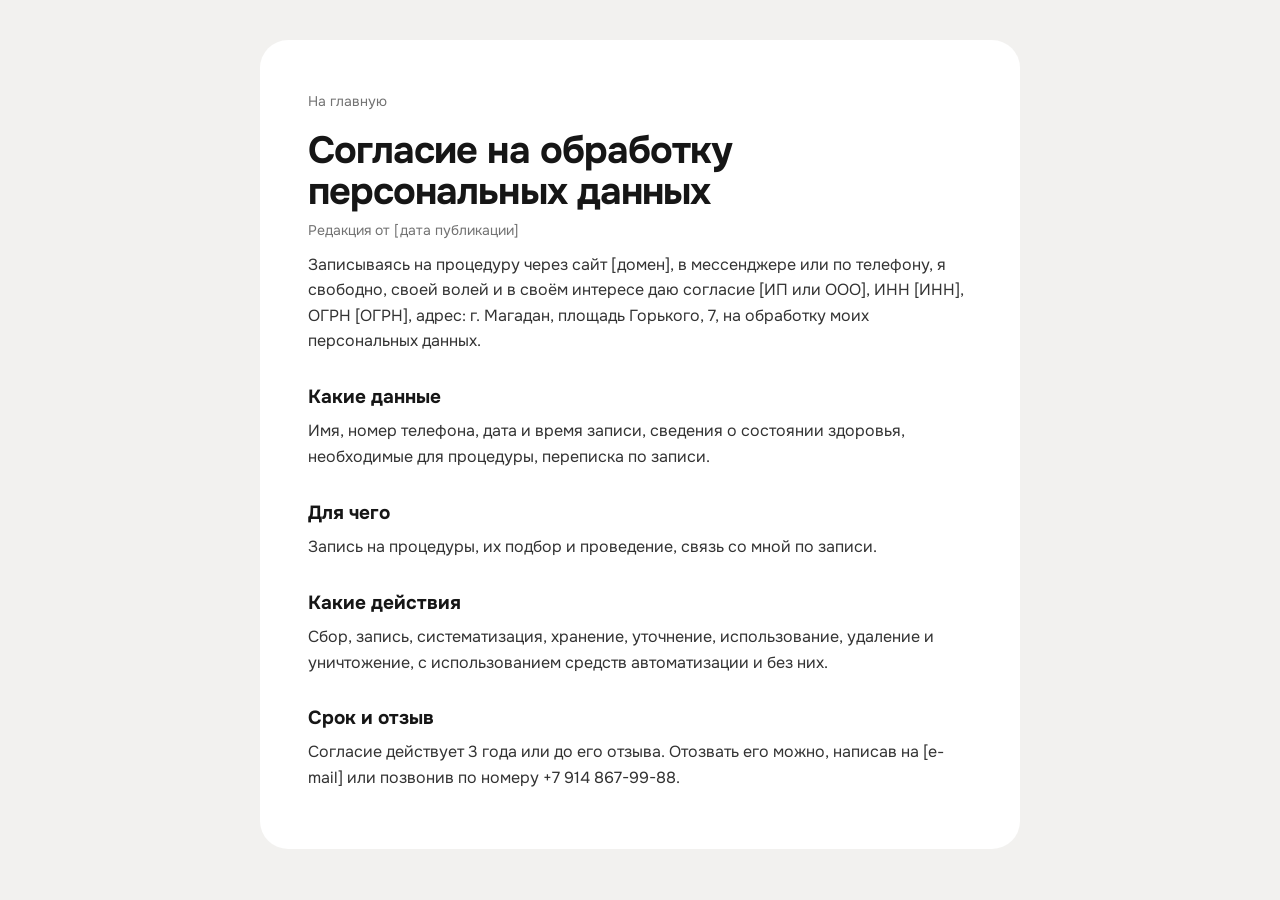
<file: consent.html>
<!doctype html>
<html lang="ru">
<head>
<meta charset="utf-8">
<meta name="viewport" content="width=device-width, initial-scale=1">
<meta name="robots" content="noindex, nofollow">
<title>Согласие на обработку персональных данных | Твой SPA Con Amore</title>
<link rel="icon" href="data:image/svg+xml,%3Csvg xmlns='http://www.w3.org/2000/svg' viewBox='0 0 32 32'%3E%3Crect width='32' height='32' rx='16' fill='%235a1824'/%3E%3Ctext x='16' y='21.5' text-anchor='middle' font-family='Georgia' font-style='italic' font-size='15' fill='%23f1e6d6'%3EC%3C/text%3E%3C/svg%3E">
<link rel="stylesheet" href="https://fonts.googleapis.com/css2?family=Onest:wght@400;600;700&display=swap">
<link rel="stylesheet" href="doc.css">
</head>
<body>
<main class="doc">
  <a class="back" href="index.html">На главную</a>
  <h1>Согласие на обработку персональных данных</h1>
  <p class="upd">Редакция от [дата публикации]</p>

  <p>Записываясь на процедуру через сайт [домен], в мессенджере или по телефону, я свободно, своей волей и в своём
  интересе даю согласие [ИП или ООО], ИНН [ИНН], ОГРН [ОГРН], адрес:
  г. Магадан, площадь Горького, 7, на обработку моих персональных данных.</p>

  <h2>Какие данные</h2>
  <p>Имя, номер телефона, дата и время записи, сведения о состоянии здоровья, необходимые для процедуры, переписка по записи.</p>

  <h2>Для чего</h2>
  <p>Запись на процедуры, их подбор и проведение, связь со мной по записи.</p>

  <h2>Какие действия</h2>
  <p>Сбор, запись, систематизация, хранение, уточнение, использование, 
  удаление и уничтожение, с использованием средств автоматизации и без них.</p>

  <h2>Срок и отзыв</h2>
  <p>Согласие действует 3 года или до его отзыва. Отозвать его можно, написав на [e-mail] или позвонив
  по номеру +7 914 867-99-88.</p>
</main>
</body>
</html>
</file>
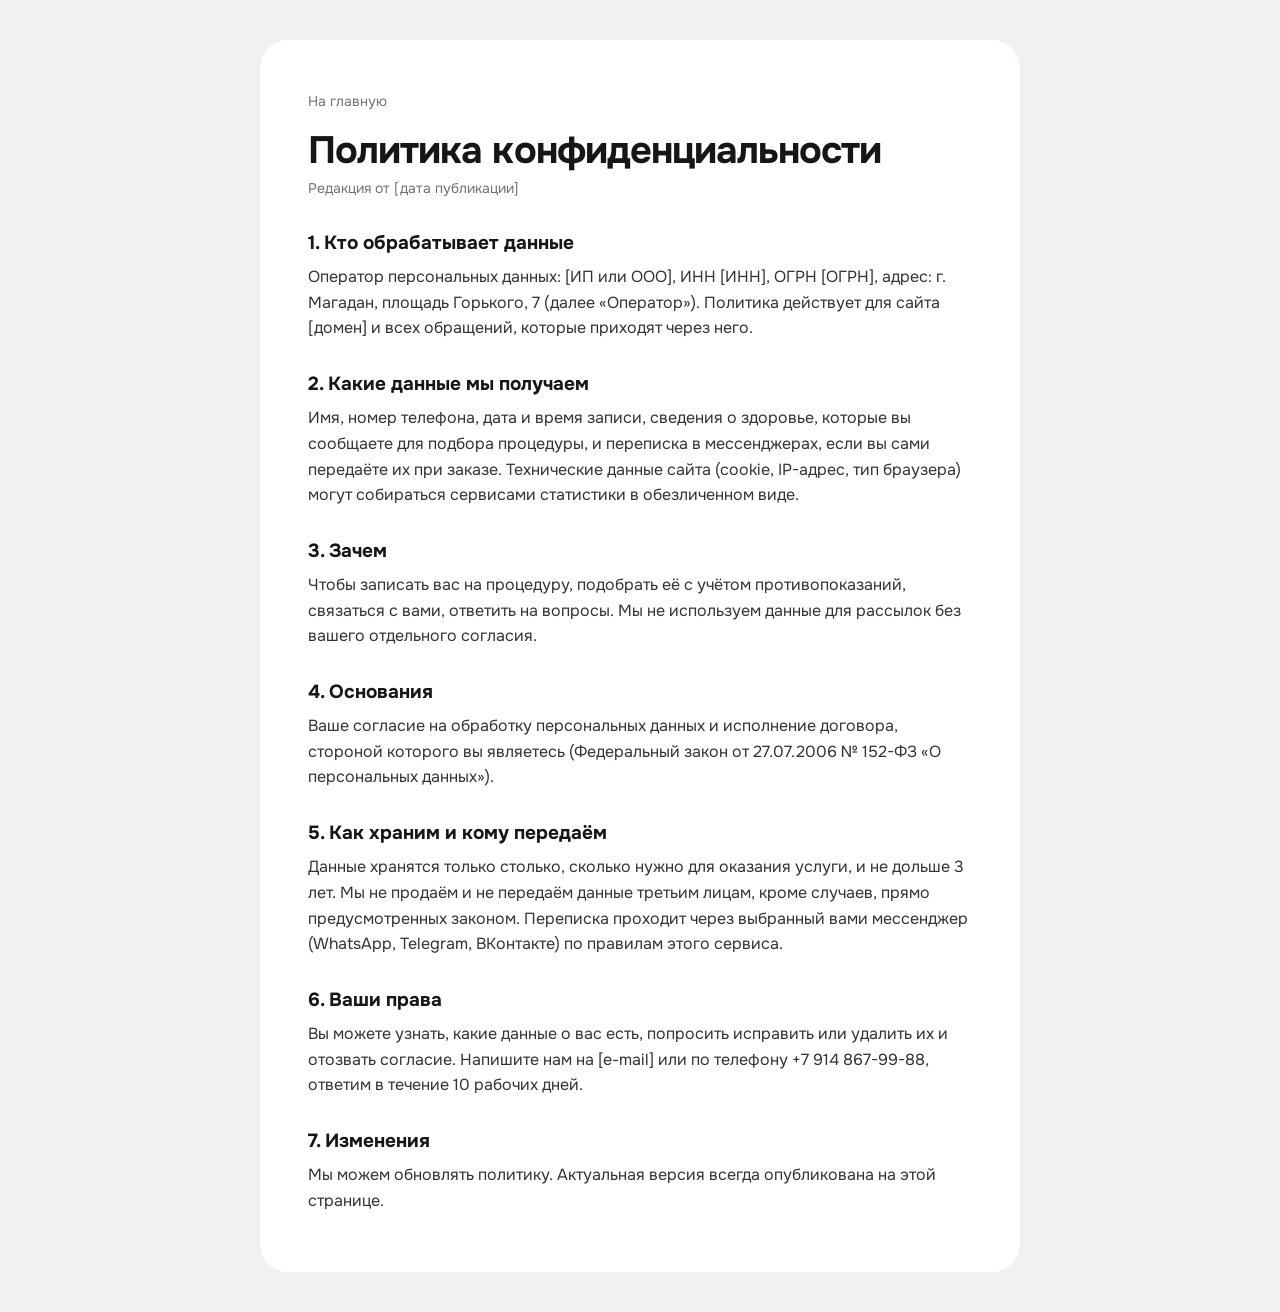
<file: privacy.html>
<!doctype html>
<html lang="ru">
<head>
<meta charset="utf-8">
<meta name="viewport" content="width=device-width, initial-scale=1">
<meta name="robots" content="noindex, nofollow">
<title>Политика конфиденциальности | Твой SPA Con Amore</title>
<link rel="icon" href="data:image/svg+xml,%3Csvg xmlns='http://www.w3.org/2000/svg' viewBox='0 0 32 32'%3E%3Crect width='32' height='32' rx='16' fill='%235a1824'/%3E%3Ctext x='16' y='21.5' text-anchor='middle' font-family='Georgia' font-style='italic' font-size='15' fill='%23f1e6d6'%3EC%3C/text%3E%3C/svg%3E">
<link rel="stylesheet" href="https://fonts.googleapis.com/css2?family=Onest:wght@400;600;700&display=swap">
<link rel="stylesheet" href="doc.css">
</head>
<body>
<main class="doc">
  <a class="back" href="index.html">На главную</a>
  <h1>Политика конфиденциальности</h1>
  <p class="upd">Редакция от [дата публикации]</p>

  <h2>1. Кто обрабатывает данные</h2>
  <p>Оператор персональных данных: [ИП или ООО], ИНН [ИНН], ОГРН [ОГРН],
  адрес: г. Магадан, площадь Горького, 7 (далее «Оператор»). Политика действует для сайта [домен] и всех
  обращений, которые приходят через него.</p>

  <h2>2. Какие данные мы получаем</h2>
  <p>Имя, номер телефона, дата и время записи, сведения о здоровье, которые вы сообщаете для подбора процедуры, и переписка в
  мессенджерах, если вы сами передаёте их при заказе. Технические данные сайта (cookie, IP-адрес, тип
  браузера) могут собираться сервисами статистики в обезличенном виде.</p>

  <h2>3. Зачем</h2>
  <p>Чтобы записать вас на процедуру, подобрать её с учётом противопоказаний, связаться с вами,
  ответить на вопросы. Мы не используем данные для рассылок без вашего отдельного согласия.</p>

  <h2>4. Основания</h2>
  <p>Ваше согласие на обработку персональных данных и исполнение договора, стороной которого вы являетесь
  (Федеральный закон от 27.07.2006 № 152-ФЗ «О персональных данных»).</p>

  <h2>5. Как храним и кому передаём</h2>
  <p>Данные хранятся только столько, сколько нужно для оказания услуги, и не дольше 3 лет. Мы не продаём
  и не передаём данные третьим лицам, кроме случаев, прямо
  предусмотренных законом. Переписка проходит через выбранный вами мессенджер (WhatsApp, Telegram,
  ВКонтакте) по правилам этого сервиса.</p>

  <h2>6. Ваши права</h2>
  <p>Вы можете узнать, какие данные о вас есть, попросить исправить или удалить их и отозвать согласие.
  Напишите нам на [e-mail] или по телефону +7 914 867-99-88, ответим в течение 10 рабочих дней.</p>

  <h2>7. Изменения</h2>
  <p>Мы можем обновлять политику. Актуальная версия всегда опубликована на этой странице.</p>
</main>
</body>
</html>
</file>
<file: doc.css>
:root { --page: #f2f1ef; --card: #fff; --ink: #161616; --muted: #727272; --accent: #5a1824 }
* { box-sizing: border-box }
body { margin: 0; background: var(--page); color: var(--ink); font: 400 16px/1.6 "Onest", system-ui, sans-serif; padding: 16px }
.doc { max-width: 760px; margin: 24px auto; background: var(--card); border-radius: 28px; padding: clamp(24px, 5vw, 48px) }
.back { color: var(--muted); text-decoration: none; font-size: 14px }
.back:hover { color: var(--ink) }
h1 { font-size: clamp(28px, 4vw, 38px); letter-spacing: -0.025em; line-height: 1.1; margin: 16px 0 6px }
h2 { font-size: 19px; margin: 28px 0 6px }
p { margin: 0 0 10px; color: #333 }
.upd { color: var(--muted); font-size: 14px }
</file>
